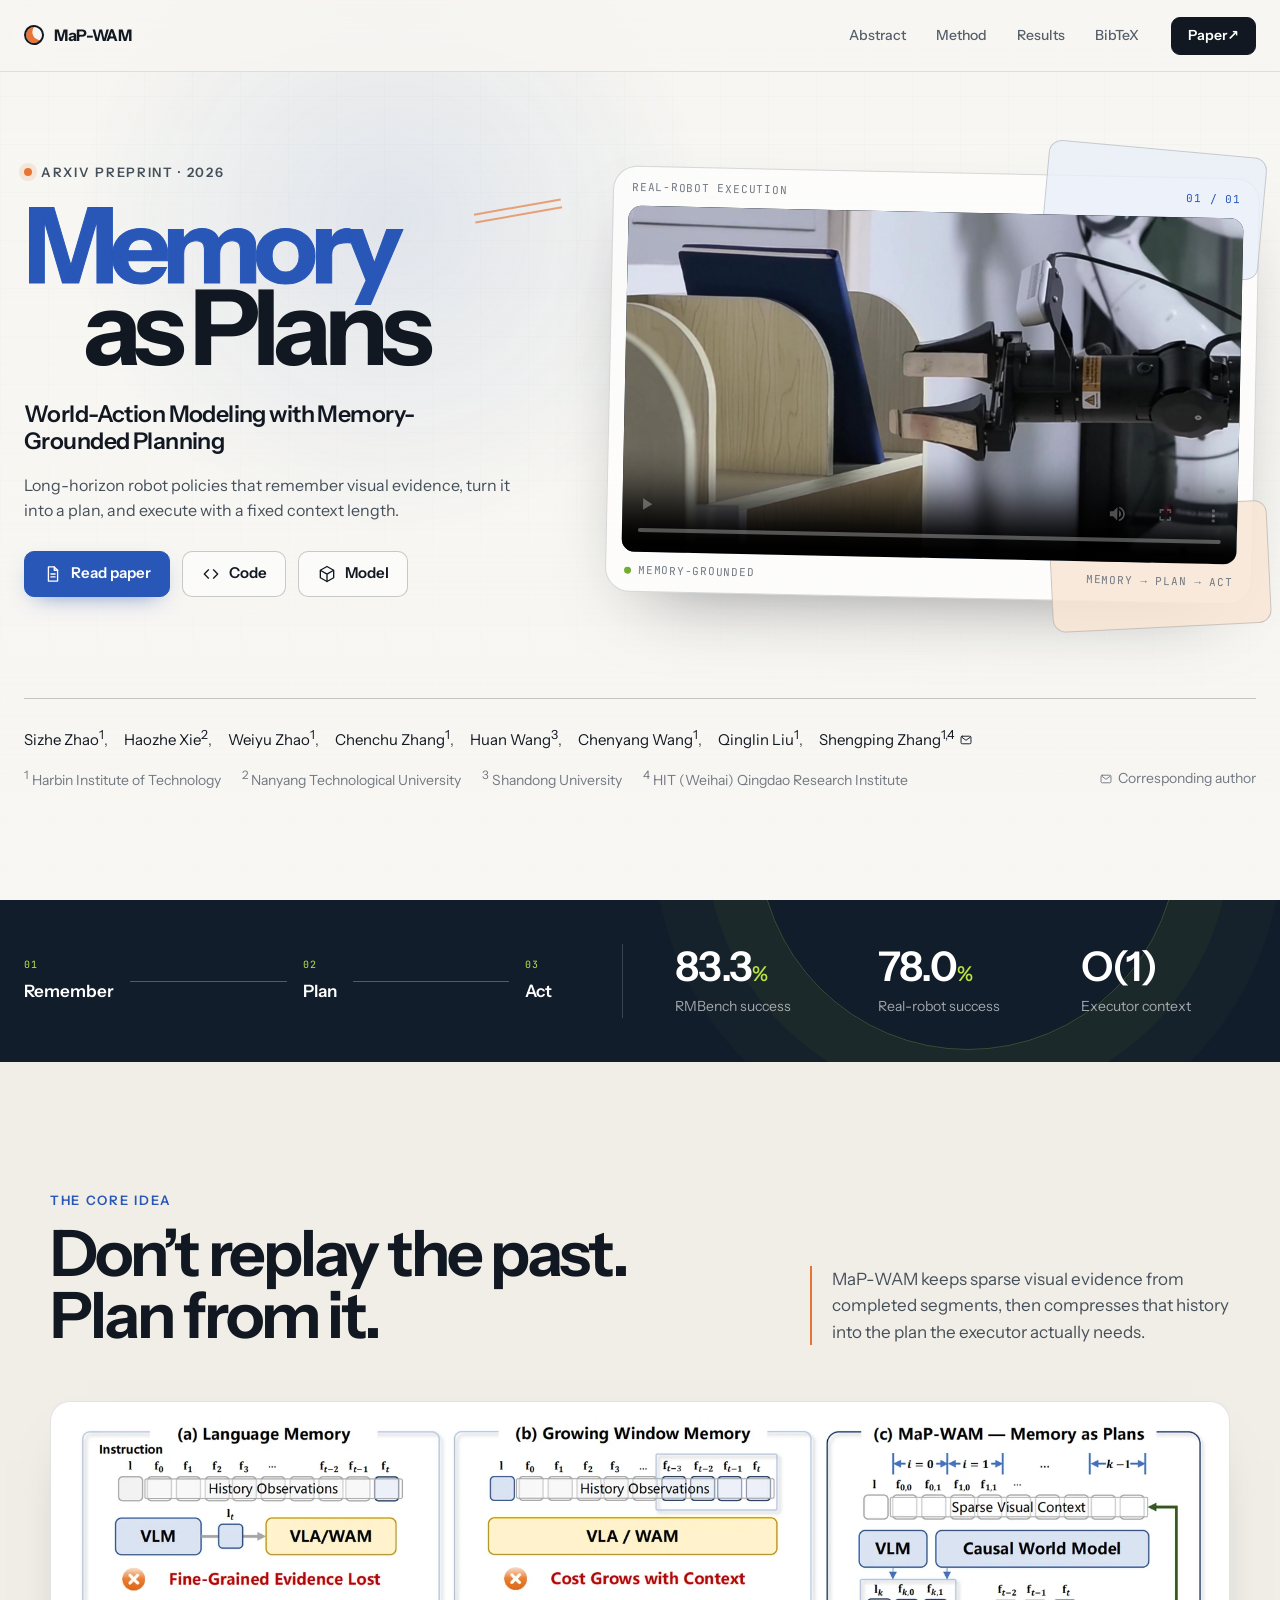
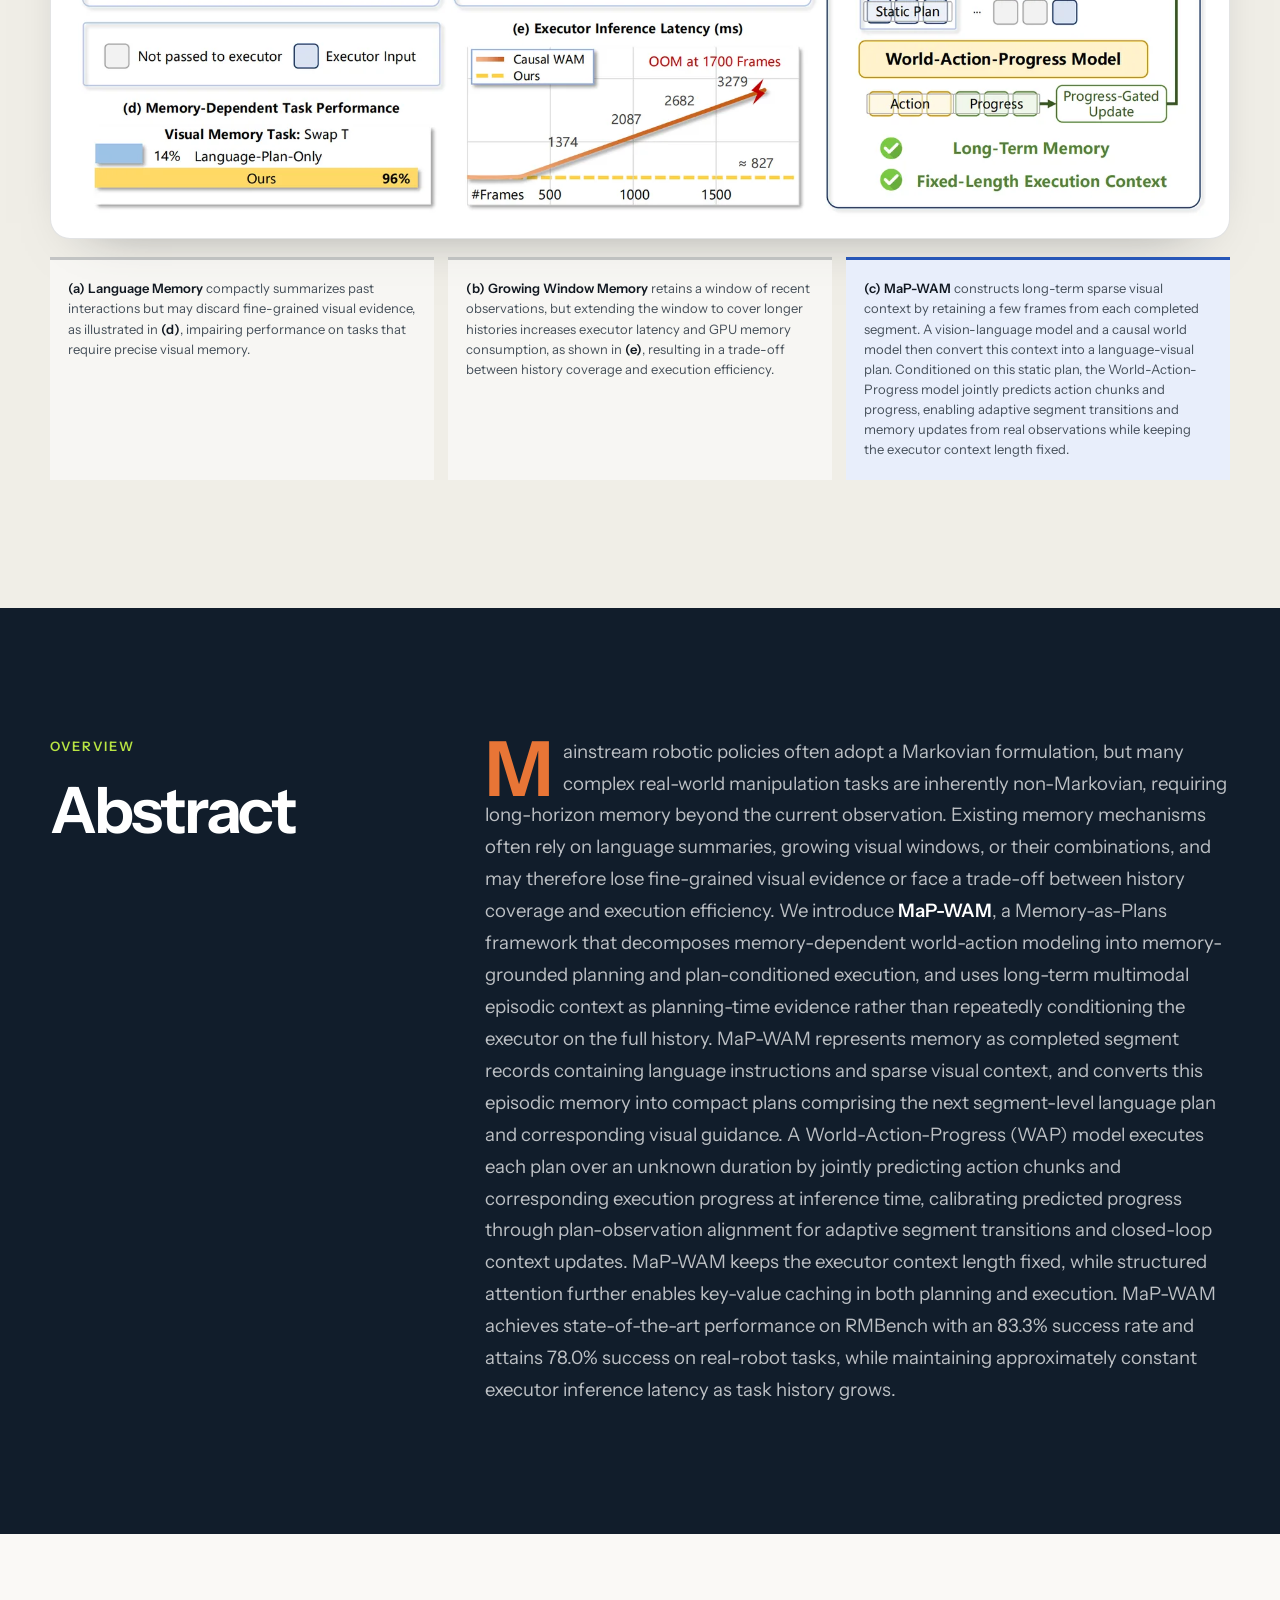
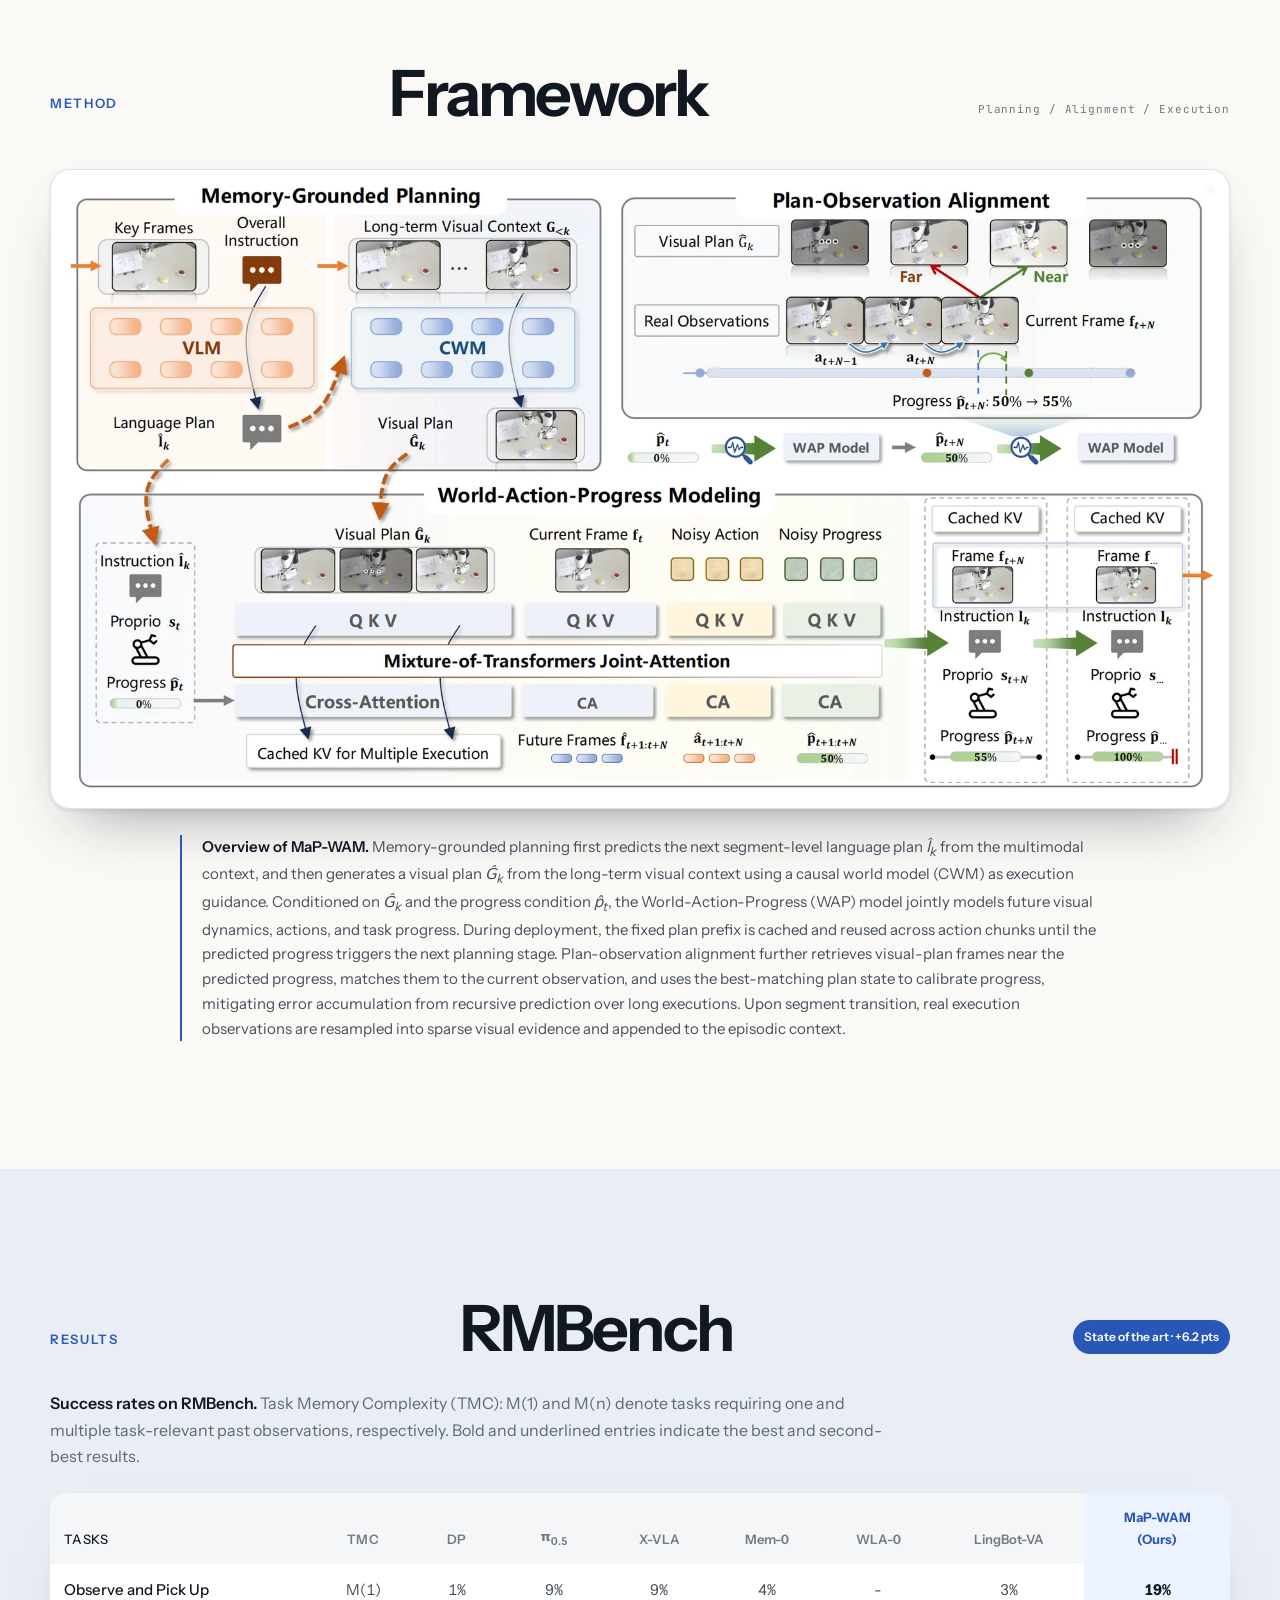
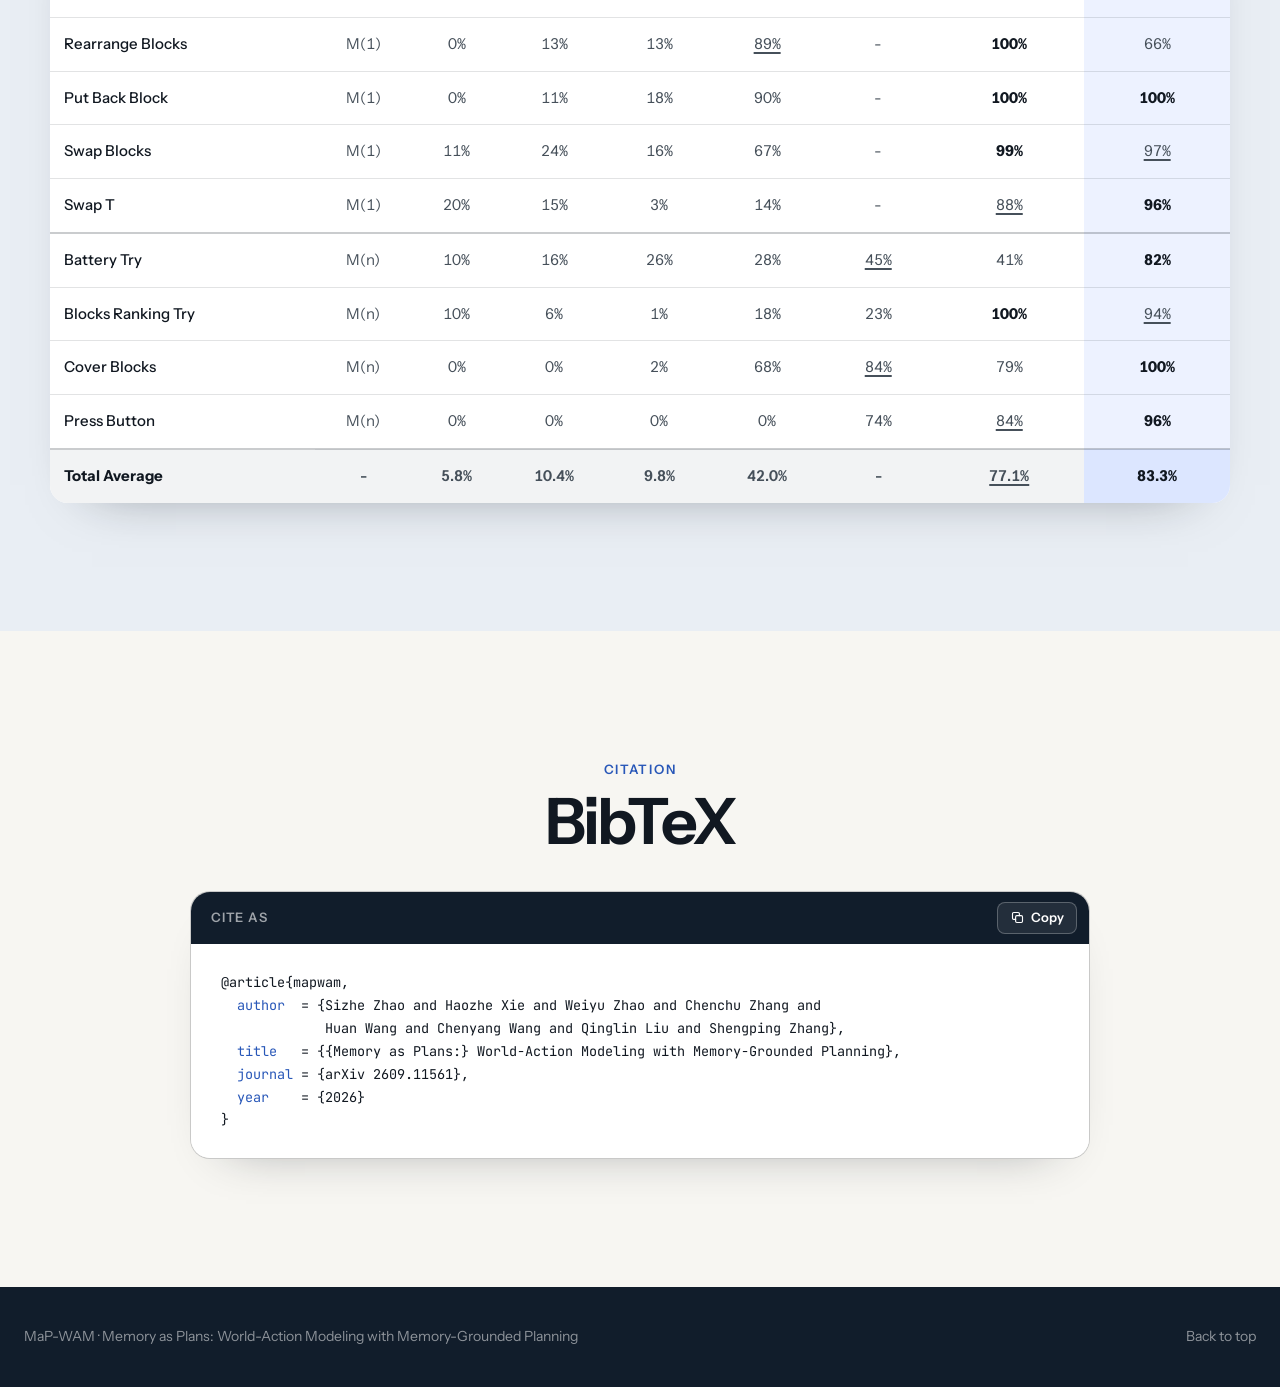
<file: projects/MaP-WAM/index.html>
<!DOCTYPE html>
<html lang="en">
<head>
  <meta charset="utf-8">
  <meta name="viewport" content="width=device-width, initial-scale=1">
  <title>MaP-WAM | Memory as Plans</title>
  <meta name="description" content="Memory as Plans: World-Action Modeling with Memory-Grounded Planning">
  <meta name="theme-color" content="#f4f1ea">
  <meta property="og:title" content="MaP-WAM | Memory as Plans">
  <meta property="og:description" content="Memory as Plans: World-Action Modeling with Memory-Grounded Planning">
  <meta property="og:type" content="website">
  <meta property="og:url" content="https://sizhezhao.github.io/project/MaP-WAM/">
  <meta property="og:image" content="https://sizhezhao.github.io/project/MaP-WAM/img/video-poster.jpg">
  <meta name="twitter:card" content="summary_large_image">
  <link rel="preload" href="../../assets/fonts/instrument-sans-latin.woff2" as="font" type="font/woff2" crossorigin>
  <link rel="preload" as="image" href="img/video-poster.jpg">
  <link rel="stylesheet" href="../../assets/css/site.css">
  <link rel="stylesheet" href="./style.css">
  <style>
    .results-table :is(th, td):nth-child(n + 2) { text-align: center; }
  </style>
  <script src="../../assets/js/site.js" defer></script>
</head>
<body>
  <a class="skip-link" href="#top">Skip to content</a>

  <header class="site-header">
    <div class="site-header-inner">
      <a class="site-brand" href="#top"><span class="brand-mark" aria-hidden="true"></span>MaP-WAM</a>
      <nav class="site-nav" aria-label="Primary">
        <a href="#abstract">Abstract</a>
        <a href="#framework">Method</a>
        <a href="#comparison">Results</a>
        <a href="#citation">BibTeX</a>
      </nav>
      <a class="site-cta" href="https://arxiv.org/abs/2609.11561">Paper <span aria-hidden="true">&#8599;</span></a>
    </div>
  </header>

  <main id="top">
    <section class="hero" aria-label="Paper">
      <div class="hero-ambient" aria-hidden="true"></div>
      <div class="hero-layout">
        <div class="hero-copy">
          <p class="eyebrow"><span class="status-dot" aria-hidden="true"></span>arXiv preprint &middot; 2026</p>
          <h1><span class="title-accent">Memory</span><span>as Plans</span></h1>
          <p class="hero-sub">World-Action Modeling with Memory-Grounded Planning</p>
          <p class="hero-intro">Long-horizon robot policies that remember visual evidence, turn it into a plan, and execute with a fixed context length.</p>

          <nav class="actions" aria-label="Project resources">
            <a class="btn btn-primary" href="https://arxiv.org/abs/2609.11561">
              <svg viewBox="0 0 24 24" aria-hidden="true"><path d="M6.5 3.5h7l4 4v13h-11z"></path><path d="M13.5 3.5v4h4"></path><path d="M9.5 12h5M9.5 15.5h5"></path></svg>
              <span>Read paper</span>
            </a>
            <a class="btn" href="https://github.com/aipixel/MaP-WAM">
              <svg viewBox="0 0 24 24" aria-hidden="true"><path d="m9 7-5 5 5 5M15 7l5 5-5 5"></path></svg>
              <span>Code</span>
            </a>
            <a class="btn" href="#top">
              <svg viewBox="0 0 24 24" aria-hidden="true"><path d="m12 3 8 4.5v9L12 21l-8-4.5v-9z"></path><path d="m4.5 7.8 7.5 4.3 7.5-4.3M12 12.1V21"></path></svg>
              <span>Model</span>
            </a>
          </nav>
        </div>

        <div class="hero-demo" aria-label="Project demo video">
          <div class="demo-topline">
            <span>Real-robot execution</span>
            <span class="demo-index">01 / 01</span>
          </div>
          <div class="media-frame">
            <video controls preload="metadata" playsinline poster="img/video-poster.jpg" width="1920" height="1080">
              <source src="./video/video.mp4" type="video/mp4">
              Your browser does not support HTML5 video.
            </video>
          </div>
          <div class="demo-footline">
            <span><i aria-hidden="true"></i> Memory-grounded</span>
            <span>Memory &rarr; Plan &rarr; Act</span>
          </div>
        </div>
      </div>

      <div class="hero-meta">
        <div class="authors" aria-label="Authors">
          <span><a href="#top">Sizhe Zhao<sup>1</sup></a>,</span>
          <span><a href="https://haozhexie.com/about/">Haozhe Xie<sup>2</sup></a>,</span>
          <span><a href="https://although-not-but.github.io/weiyu.github.io/">Weiyu Zhao<sup>1</sup></a>,</span>
          <span><a href="#top">Chenchu Zhang<sup>1</sup></a>,</span>
          <span><a href="#top">Huan Wang<sup>3</sup></a>,</span>
          <span><a href="https://wangchenyang.cn/">Chenyang Wang<sup>1</sup></a>,</span>
          <span><a href="#top">Qinglin Liu<sup>1</sup></a>,</span>
          <span><a href="https://homepage.hit.edu.cn/zhangshengping">Shengping Zhang<sup>1,4</sup><svg class="mail-mark" viewBox="0 0 24 24" aria-hidden="true"><rect x="3.5" y="5.5" width="17" height="13" rx="2"></rect><path d="m4.5 7 7.5 5.5L19.5 7"></path></svg></a></span>
        </div>

        <div class="affiliation-row">
          <p class="affiliations" aria-label="Affiliations">
            <span><sup>1</sup> Harbin Institute of Technology</span>
            <span><sup>2</sup> Nanyang Technological University</span>
            <span><sup>3</sup> Shandong University</span>
            <span><sup>4</sup> HIT (Weihai) Qingdao Research Institute</span>
          </p>
          <p class="corr-note">
            <svg class="mail-mark" viewBox="0 0 24 24" aria-hidden="true"><rect x="3.5" y="5.5" width="17" height="13" rx="2"></rect><path d="m4.5 7 7.5 5.5L19.5 7"></path></svg>
            <span>Corresponding author</span>
          </p>
        </div>
      </div>
    </section>

    <section class="signal-strip" aria-label="Key contributions">
      <div class="signal-inner">
        <div class="idea-flow" aria-label="Memory to action pipeline">
          <span><b>01</b> Remember</span><i aria-hidden="true"></i>
          <span><b>02</b> Plan</span><i aria-hidden="true"></i>
          <span><b>03</b> Act</span>
        </div>
        <dl class="stats">
          <div class="stat">
            <dt>83.3<small>%</small></dt>
            <dd>RMBench success</dd>
          </div>
          <div class="stat">
            <dt>78.0<small>%</small></dt>
            <dd>Real-robot success</dd>
          </div>
          <div class="stat">
            <dt>O(1)</dt>
            <dd>Executor context</dd>
          </div>
        </dl>
      </div>
    </section>

    <section class="section concept-section defer" aria-labelledby="concept-title">
      <div class="wrap wrap-media">
        <div class="section-head section-head-wide" data-reveal>
          <div>
            <p class="eyebrow">The core idea</p>
            <h2 id="concept-title">Don&rsquo;t replay the past.<br>Plan from it.</h2>
          </div>
          <p>MaP-WAM keeps sparse visual evidence from completed segments, then compresses that history into the plan the executor actually needs.</p>
        </div>
        <figure class="figure" data-reveal>
          <picture>
            <source srcset="img/teaser.webp" type="image/webp">
            <img src="img/teaser.png" width="2210" height="775" alt="Comparison of memory mechanisms and the MaP-WAM framework" loading="lazy" decoding="async">
          </picture>
          <figcaption class="caption-grid">
            <p><strong>(a) Language Memory</strong> compactly summarizes past interactions but may discard fine-grained visual evidence, as illustrated in <strong>(d)</strong>, impairing performance on tasks that require precise visual memory.</p>
            <p><strong>(b) Growing Window Memory</strong> retains a window of recent observations, but extending the window to cover longer histories increases executor latency and GPU memory consumption, as shown in <strong>(e)</strong>, resulting in a trade-off between history coverage and execution efficiency.</p>
            <p><strong>(c) MaP-WAM</strong> constructs long-term sparse visual context by retaining a few frames from each completed segment. A vision-language model and a causal world model then convert this context into a language-visual plan. Conditioned on this static plan, the World-Action-Progress model jointly predicts action chunks and progress, enabling adaptive segment transitions and memory updates from real observations while keeping the executor context length fixed.</p>
          </figcaption>
        </figure>
      </div>
    </section>

    <section class="section defer" id="abstract" aria-labelledby="abstract-title">
      <div class="wrap">
        <div class="prose" data-reveal>
          <p class="eyebrow">Overview</p>
          <h2 id="abstract-title">Abstract</h2>
          <p class="lede">
            Mainstream robotic policies often adopt a Markovian formulation, but many complex real-world manipulation tasks are inherently non-Markovian, requiring long-horizon memory beyond the current observation. Existing memory mechanisms often rely on language summaries, growing visual windows, or their combinations, and may therefore lose fine-grained visual evidence or face a trade-off between history coverage and execution efficiency. We introduce <strong>MaP-WAM</strong>, a Memory-as-Plans framework that decomposes memory-dependent world-action modeling into memory-grounded planning and plan-conditioned execution, and uses long-term multimodal episodic context as planning-time evidence rather than repeatedly conditioning the executor on the full history. MaP-WAM represents memory as completed segment records containing language instructions and sparse visual context, and converts this episodic memory into compact plans comprising the next segment-level language plan and corresponding visual guidance. A World-Action-Progress (WAP) model executes each plan over an unknown duration by jointly predicting action chunks and corresponding execution progress at inference time, calibrating predicted progress through plan-observation alignment for adaptive segment transitions and closed-loop context updates. MaP-WAM keeps the executor context length fixed, while structured attention further enables key-value caching in both planning and execution. MaP-WAM achieves state-of-the-art performance on RMBench with an 83.3% success rate and attains 78.0% success on real-robot tasks, while maintaining approximately constant executor inference latency as task history grows.
          </p>
        </div>
      </div>
    </section>

    <section class="section defer" id="framework" aria-labelledby="framework-title">
      <div class="wrap wrap-media">
        <div class="section-head" data-reveal>
          <p class="eyebrow">Method</p>
          <h2 id="framework-title">Framework</h2>
        </div>
        <figure class="figure" data-reveal>
          <picture>
            <source srcset="img/framework.webp" type="image/webp">
            <img src="img/framework.png" width="2195" height="1165" alt="Overview of the MaP-WAM framework" loading="lazy" decoding="async">
          </picture>
          <figcaption>
            <strong>Overview of MaP-WAM.</strong> Memory-grounded planning first predicts the next segment-level language plan <var>l&#770;<sub>k</sub></var> from the multimodal context, and then generates a visual plan <var>G&#770;<sub>k</sub></var> from the long-term visual context using a causal world model (CWM) as execution guidance. Conditioned on <var>G&#770;<sub>k</sub></var> and the progress condition <var>p&#770;<sub>t</sub></var>, the World-Action-Progress (WAP) model jointly models future visual dynamics, actions, and task progress. During deployment, the fixed plan prefix is cached and reused across action chunks until the predicted progress triggers the next planning stage. Plan-observation alignment further retrieves visual-plan frames near the predicted progress, matches them to the current observation, and uses the best-matching plan state to calibrate progress, mitigating error accumulation from recursive prediction over long executions. Upon segment transition, real execution observations are resampled into sparse visual evidence and appended to the episodic context.
          </figcaption>
        </figure>
      </div>
    </section>

    <section class="section defer" id="comparison" aria-labelledby="comparison-title">
      <div class="wrap wrap-media">
        <div class="section-head" data-reveal>
          <p class="eyebrow">Results</p>
          <h2 id="comparison-title">RMBench</h2>
        </div>
        <p class="table-intro" data-reveal>
          <strong>Success rates on RMBench.</strong> Task Memory Complexity (TMC): M(1) and M(n) denote tasks requiring one and multiple task-relevant past observations, respectively. Bold and underlined entries indicate the best and second-best results.
        </p>
        <div class="table-scroll" data-reveal>
          <table class="results-table">
            <caption class="sr-only">Success rates on RMBench for each task and method. Bold entries are best, underlined entries are second-best.</caption>
            <thead>
              <tr>
                <th scope="col">Tasks</th>
                <th scope="col">TMC</th>
                <th scope="col">DP</th>
                <th scope="col">&pi;<sub>0.5</sub></th>
                <th scope="col">X-VLA</th>
                <th scope="col">Mem-0</th>
                <th scope="col">WLA-0</th>
                <th scope="col">LingBot-VA</th>
                <th scope="col" class="ours">MaP-WAM<br>(Ours)</th>
              </tr>
            </thead>
            <tbody>
              <tr>
                <td>Observe and Pick Up</td>
                <td>M(1)</td>
                <td>1%</td>
                <td>9%</td>
                <td>9%</td>
                <td>4%</td>
                <td>-</td>
                <td>3%</td>
                <td class="ours best-cell"><strong>19%</strong></td>
              </tr>
              <tr>
                <td>Rearrange Blocks</td>
                <td>M(1)</td>
                <td>0%</td>
                <td>13%</td>
                <td>13%</td>
                <td class="second-cell"><span class="second-score">89%</span></td>
                <td>-</td>
                <td class="best-cell"><strong>100%</strong></td>
                <td class="ours">66%</td>
              </tr>
              <tr>
                <td>Put Back Block</td>
                <td>M(1)</td>
                <td>0%</td>
                <td>11%</td>
                <td>18%</td>
                <td>90%</td>
                <td>-</td>
                <td class="best-cell"><strong>100%</strong></td>
                <td class="ours best-cell"><strong>100%</strong></td>
              </tr>
              <tr>
                <td>Swap Blocks</td>
                <td>M(1)</td>
                <td>11%</td>
                <td>24%</td>
                <td>16%</td>
                <td>67%</td>
                <td>-</td>
                <td class="best-cell"><strong>99%</strong></td>
                <td class="ours second-cell"><span class="second-score">97%</span></td>
              </tr>
              <tr>
                <td>Swap T</td>
                <td>M(1)</td>
                <td>20%</td>
                <td>15%</td>
                <td>3%</td>
                <td>14%</td>
                <td>-</td>
                <td class="second-cell"><span class="second-score">88%</span></td>
                <td class="ours best-cell"><strong>96%</strong></td>
              </tr>
              <tr class="section-start">
                <td>Battery Try</td>
                <td>M(n)</td>
                <td>10%</td>
                <td>16%</td>
                <td>26%</td>
                <td>28%</td>
                <td class="second-cell"><span class="second-score">45%</span></td>
                <td>41%</td>
                <td class="ours best-cell"><strong>82%</strong></td>
              </tr>
              <tr>
                <td>Blocks Ranking Try</td>
                <td>M(n)</td>
                <td>10%</td>
                <td>6%</td>
                <td>1%</td>
                <td>18%</td>
                <td>23%</td>
                <td class="best-cell"><strong>100%</strong></td>
                <td class="ours second-cell"><span class="second-score">94%</span></td>
              </tr>
              <tr>
                <td>Cover Blocks</td>
                <td>M(n)</td>
                <td>0%</td>
                <td>0%</td>
                <td>2%</td>
                <td>68%</td>
                <td class="second-cell"><span class="second-score">84%</span></td>
                <td>79%</td>
                <td class="ours best-cell"><strong>100%</strong></td>
              </tr>
              <tr>
                <td>Press Button</td>
                <td>M(n)</td>
                <td>0%</td>
                <td>0%</td>
                <td>0%</td>
                <td>0%</td>
                <td>74%</td>
                <td class="second-cell"><span class="second-score">84%</span></td>
                <td class="ours best-cell"><strong>96%</strong></td>
              </tr>
              <tr class="section-start total-row">
                <td><strong>Total Average</strong></td>
                <td>-</td>
                <td>5.8%</td>
                <td>10.4%</td>
                <td>9.8%</td>
                <td>42.0%</td>
                <td>-</td>
                <td class="second-cell"><span class="second-score">77.1%</span></td>
                <td class="ours best-cell"><strong>83.3%</strong></td>
              </tr>
            </tbody>
          </table>
        </div>
      </div>
    </section>

    <section class="section defer" id="citation" aria-labelledby="citation-title">
      <div class="wrap">
        <div class="section-head" data-reveal>
          <p class="eyebrow">Citation</p>
          <h2 id="citation-title">BibTeX</h2>
        </div>
        <div class="bib" data-reveal>
          <div class="bib-bar">
            <span class="bib-label">Cite as</span>
            <button class="copy-btn" type="button" data-copy hidden>
              <svg viewBox="0 0 24 24" aria-hidden="true"><rect x="9" y="9" width="11" height="11" rx="2"></rect><path d="M15 9V6a2 2 0 0 0-2-2H6a2 2 0 0 0-2 2v7a2 2 0 0 0 2 2h3"></path></svg>
              <span>Copy</span>
            </button>
          </div>
          <pre class="bib-code"><code>@article{mapwam,
  <span class="k">author</span>  = {Sizhe Zhao and Haozhe Xie and Weiyu Zhao and Chenchu Zhang and
             Huan Wang and Chenyang Wang and Qinglin Liu and Shengping Zhang},
  <span class="k">title</span>   = {{Memory as Plans:} World-Action Modeling with Memory-Grounded Planning},
  <span class="k">journal</span> = {arXiv 2609.11561},
  <span class="k">year</span>    = {2026}
}</code></pre>
        </div>
      </div>
    </section>
  </main>

  <footer class="site-footer">
    <div class="site-footer-inner">
      <span>MaP-WAM &middot; Memory as Plans: World-Action Modeling with Memory-Grounded Planning</span>
      <a href="#top">Back to top</a>
    </div>
  </footer>
</body>
</html>
</file>
<file: assets/css/site.css>
/* ---------- fonts (self-hosted, SIL Open Font License) ---------- */

@font-face {
  font-family: "Instrument Sans";
  font-style: normal;
  font-weight: 400 700;
  font-display: swap;
  src: url("../fonts/instrument-sans-latin.woff2") format("woff2");
  unicode-range: U+0000-00FF, U+0131, U+0152-0153, U+02BB-02BC, U+02C6, U+02DA, U+02DC, U+0304, U+0308, U+0329, U+2000-206F, U+20AC, U+2122, U+2191, U+2193, U+2212, U+2215, U+FEFF, U+FFFD;
}

@font-face {
  font-family: "Instrument Sans";
  font-style: normal;
  font-weight: 400 700;
  font-display: swap;
  src: url("../fonts/instrument-sans-latin-ext.woff2") format("woff2");
  unicode-range: U+0100-02BA, U+02BD-02C5, U+02C7-02CC, U+02CE-02D7, U+02DD-02FF, U+0304, U+0308, U+0329, U+1D00-1DBF, U+1E00-1E9F, U+1EF2-1EFF, U+2020, U+20A0-20AB, U+20AD-20C0, U+2113, U+2C60-2C7F, U+A720-A7FF;
}

@font-face {
  font-family: "Instrument Sans";
  font-style: italic;
  font-weight: 400;
  font-display: swap;
  src: url("../fonts/instrument-sans-italic-latin.woff2") format("woff2");
  unicode-range: U+0000-00FF, U+0131, U+0152-0153, U+02BB-02BC, U+02C6, U+02DA, U+02DC, U+0304, U+0308, U+0329, U+2000-206F, U+20AC, U+2122, U+2191, U+2193, U+2212, U+2215, U+FEFF, U+FFFD;
}

@font-face {
  font-family: "Instrument Sans";
  font-style: italic;
  font-weight: 400;
  font-display: swap;
  src: url("../fonts/instrument-sans-italic-latin-ext.woff2") format("woff2");
  unicode-range: U+0100-02BA, U+02BD-02C5, U+02C7-02CC, U+02CE-02D7, U+02DD-02FF, U+0304, U+0308, U+0329, U+1D00-1DBF, U+1E00-1E9F, U+1EF2-1EFF, U+2020, U+20A0-20AB, U+20AD-20C0, U+2113, U+2C60-2C7F, U+A720-A7FF;
}

@font-face {
  font-family: "JetBrains Mono";
  font-style: normal;
  font-weight: 400;
  font-display: swap;
  src: url("../fonts/jetbrains-mono-latin.woff2") format("woff2");
  unicode-range: U+0000-00FF, U+0131, U+0152-0153, U+02BB-02BC, U+02C6, U+02DA, U+02DC, U+0304, U+0308, U+0329, U+2000-206F, U+20AC, U+2122, U+2191, U+2193, U+2212, U+2215, U+FEFF, U+FFFD;
}

@font-face {
  font-family: "JetBrains Mono";
  font-style: normal;
  font-weight: 400;
  font-display: swap;
  src: url("../fonts/jetbrains-mono-latin-ext.woff2") format("woff2");
  unicode-range: U+0100-02BA, U+02BD-02C5, U+02C7-02CC, U+02CE-02D7, U+02DD-02FF, U+0304, U+0308, U+0329, U+1D00-1DBF, U+1E00-1E9F, U+1EF2-1EFF, U+2020, U+20A0-20AB, U+20AD-20C0, U+2113, U+2C60-2C7F, U+A720-A7FF;
}

:root {
  --bg: #fbfbfa;
  --bg-soft: #f3f3f0;
  --fg: #16181d;
  --fg-2: #4b4f58;
  --fg-3: #7a7f8a;
  --line: #e6e6e2;
  --line-strong: #d3d3ce;
  --accent: #2f5fa8;
  --accent-hover: #244d8a;
  --accent-soft: #e9eff9;
  --radius: 10px;
  --radius-lg: 16px;
  --shadow-media: 0 1px 2px rgba(22, 24, 29, .06), 0 12px 32px -12px rgba(22, 24, 29, .18);
  --w-prose: 760px;
  --w-media: 1040px;
  --w-site: 1200px;
  --pad: 24px;
  --font: "Instrument Sans", "Segoe UI", system-ui, -apple-system, sans-serif;
  --mono: "JetBrains Mono", ui-monospace, "SF Mono", Menlo, Consolas, monospace;
}

*, *::before, *::after { box-sizing: border-box; }

html {
  scroll-behavior: smooth;
  -webkit-text-size-adjust: 100%;
}

body {
  margin: 0;
  background: var(--bg);
  color: var(--fg-2);
  font-family: var(--font);
  font-size: 17px;
  line-height: 1.65;
  overflow-x: hidden;
  -webkit-font-smoothing: antialiased;
}

img, video { display: block; max-width: 100%; height: auto; }
p { margin: 0 0 1em; text-wrap: pretty; }
p:last-child { margin-bottom: 0; }
a { color: inherit; }

:focus-visible {
  outline: 2px solid var(--accent);
  outline-offset: 2px;
  border-radius: 3px;
}

h1, h2 {
  color: var(--fg);
  margin: 0;
  text-wrap: balance;
}

h1 {
  font-size: clamp(2.5rem, 5.2vw, 4rem);
  font-weight: 700;
  line-height: 1.05;
  letter-spacing: -.02em;
}

h2 {
  font-size: clamp(1.6rem, 2.4vw, 2rem);
  font-weight: 600;
  letter-spacing: -.01em;
  line-height: 1.2;
}

.sr-only {
  position: absolute;
  width: 1px; height: 1px;
  margin: -1px; padding: 0;
  overflow: hidden;
  clip: rect(0 0 0 0);
  clip-path: inset(50%);
  white-space: nowrap;
}

.skip-link {
  position: absolute;
  left: 16px; top: -60px;
  z-index: 20;
  background: var(--accent);
  color: #fff;
  padding: 10px 16px;
  border-radius: var(--radius);
  font-size: 15px;
  font-weight: 600;
  text-decoration: none;
  transition: top .15s ease;
}
.skip-link:focus { top: 12px; }

/* ---------- layout ---------- */

.wrap {
  width: 100%;
  max-width: calc(var(--w-prose) + var(--pad) * 2);
  margin-inline: auto;
  padding-inline: var(--pad);
}
.wrap-media { max-width: calc(var(--w-media) + var(--pad) * 2); }

.section { padding: 96px 0; }
.defer { content-visibility: auto; contain-intrinsic-size: auto 600px; }

#abstract, #framework, #comparison, #citation { scroll-margin-top: 72px; }

.eyebrow {
  margin: 0 0 10px;
  font-size: 13px;
  font-weight: 600;
  text-transform: uppercase;
  letter-spacing: .08em;
  color: var(--fg-3);
}

.section-head { margin-bottom: 32px; }

/* ---------- header ---------- */

.site-header {
  position: sticky;
  top: 0;
  z-index: 10;
  height: 60px;
  background: rgba(251, 251, 250, .85);
  backdrop-filter: blur(12px);
  -webkit-backdrop-filter: blur(12px);
  border-bottom: 1px solid var(--line);
}

.site-header-inner {
  height: 100%;
  max-width: calc(var(--w-site) + var(--pad) * 2);
  margin-inline: auto;
  padding-inline: var(--pad);
  display: flex;
  align-items: center;
  gap: 24px;
}

.site-brand {
  font-weight: 700;
  font-size: 17px;
  color: var(--fg);
  text-decoration: none;
  letter-spacing: -.01em;
  flex: none;
}

.site-nav {
  display: flex;
  gap: 24px;
  margin-left: auto;
  white-space: nowrap;
}

.site-nav a {
  font-size: 15px;
  font-weight: 500;
  color: var(--fg-2);
  text-decoration: none;
}
.site-nav a:hover { color: var(--fg); }

.site-cta {
  flex: none;
  display: inline-flex;
  align-items: center;
  height: 34px;
  padding: 0 14px;
  border: 1px solid var(--line-strong);
  border-radius: 999px;
  font-size: 14px;
  font-weight: 600;
  color: var(--fg);
  text-decoration: none;
}
.site-cta:hover { border-color: var(--accent); color: var(--accent); }

/* ---------- hero ---------- */

.hero {
  max-width: calc(860px + var(--pad) * 2);
  margin-inline: auto;
  padding: 88px var(--pad) 56px;
  text-align: center;
}

.hero-sub {
  display: block;
  margin-top: .35em;
  font-size: .5em;
  font-weight: 500;
  line-height: 1.25;
  letter-spacing: -.01em;
  color: var(--fg-2);
}

.authors {
  display: flex;
  flex-wrap: wrap;
  justify-content: center;
  gap: 6px 18px;
  margin-top: 32px;
  font-size: 16px;
}

.authors a {
  color: var(--fg);
  text-decoration: none;
  border-bottom: 1px solid var(--line-strong);
}
.authors a:hover { border-bottom-color: var(--accent); color: var(--accent); }

.mail-mark {
  width: 14px; height: 14px;
  display: inline-block;
  vertical-align: -2px;
  margin-left: 4px;
  fill: none;
  stroke: currentColor;
  stroke-width: 1.6;
  stroke-linecap: round;
  stroke-linejoin: round;
}

.affiliations {
  margin: 18px 0 0;
  font-size: 14px;
  color: var(--fg-3);
}
.affiliations span { margin: 0 10px; display: inline-block; }

.corr-note {
  margin: 10px 0 0;
  font-size: 14px;
  color: var(--fg-3);
}

.actions {
  display: flex;
  flex-wrap: wrap;
  justify-content: center;
  gap: 12px;
  margin-top: 32px;
}

.btn {
  display: inline-flex;
  align-items: center;
  gap: 8px;
  height: 44px;
  padding: 0 18px;
  border: 1px solid var(--line-strong);
  border-radius: 999px;
  font-size: 15px;
  font-weight: 600;
  color: var(--fg);
  text-decoration: none;
  background: transparent;
}
.btn:hover { border-color: var(--accent); color: var(--accent); }

.btn-primary {
  background: var(--accent);
  border-color: var(--accent);
  color: #fff;
}
.btn-primary:hover { background: var(--accent-hover); border-color: var(--accent-hover); color: #fff; }

.btn svg {
  width: 20px; height: 20px;
  flex: none;
  fill: none;
  stroke: currentColor;
  stroke-width: 1.6;
  stroke-linecap: round;
  stroke-linejoin: round;
}

/* ---------- video + stats ---------- */

.video-section { padding-bottom: 8px; }

.media-frame {
  aspect-ratio: 16 / 9;
  border-radius: var(--radius-lg);
  overflow: hidden;
  background: #0f1114;
  box-shadow: var(--shadow-media);
}
.media-frame video { width: 100%; height: 100%; object-fit: contain; }

.stats {
  display: grid;
  grid-template-columns: repeat(3, minmax(0, 1fr));
  gap: 24px;
  margin: 56px 0 0;
  padding-top: 28px;
  border-top: 1px solid var(--line);
}
.stat { margin: 0; }
.stats dt {
  font-size: 36px;
  font-weight: 600;
  letter-spacing: -.02em;
  line-height: 1.1;
  color: var(--fg);
}
.stats dd {
  margin: 6px 0 0;
  font-size: 14px;
  color: var(--fg-3);
}

/* ---------- figures ---------- */

.figure { margin: 0; }
.figure img { width: 100%; }

.figure figcaption {
  margin-top: 20px;
  font-size: 15px;
  line-height: 1.65;
  color: var(--fg-2);
}
.figure figcaption strong { color: var(--fg); font-weight: 600; }

.caption-grid {
  display: grid;
  grid-template-columns: repeat(3, minmax(0, 1fr));
  gap: 24px;
  line-height: 1.6;
}
.caption-grid p { margin: 0; }

var { font-style: italic; font-family: inherit; }

/* ---------- prose ---------- */

.prose .lede {
  font-size: 18px;
  line-height: 1.7;
  margin: 20px 0 0;
}
.prose .lede strong { color: var(--fg); font-weight: 600; }

/* ---------- table ---------- */

.table-intro {
  font-size: 16px;
  margin-bottom: 24px;
}
.table-intro strong { color: var(--fg); font-weight: 600; }

.table-scroll {
  overflow-x: auto;
  border: 1px solid var(--line);
  border-radius: var(--radius-lg);
}

.results-table {
  border-collapse: collapse;
  min-width: 880px;
  width: 100%;
  font-size: 15px;
  color: var(--fg-2);
}

.results-table th,
.results-table td {
  padding: 12px 14px;
  text-align: right;
  font-variant-numeric: tabular-nums;
  white-space: nowrap;
}

.results-table thead th {
  background: var(--bg-soft);
  font-size: 13px;
  font-weight: 600;
  color: var(--fg-3);
  vertical-align: bottom;
}
.results-table thead th:nth-child(-n+2) { text-transform: uppercase; letter-spacing: .06em; }

.results-table th:first-child,
.results-table td:first-child {
  position: sticky;
  left: 0;
  text-align: left;
  font-weight: 500;
  color: var(--fg);
  background: var(--bg);
}
.results-table thead th:first-child { background: var(--bg-soft); }

.results-table tbody tr + tr td { border-top: 1px solid var(--line); }
.results-table tr.section-start td { border-top: 2px solid var(--line-strong); }

.results-table .ours { background: var(--accent-soft); }
.results-table thead th.ours { font-weight: 700; color: var(--accent); }

.results-table .best-cell strong { font-weight: 700; color: var(--fg); }
.results-table .second-score {
  text-decoration: underline;
  text-decoration-thickness: 1.5px;
  text-underline-offset: .18em;
}

.results-table .total-row td { font-weight: 600; background: var(--bg-soft); }
.results-table .total-row td:first-child { background: var(--bg-soft); }
.results-table .total-row td.ours { background: var(--accent-soft); }

/* ---------- bibtex ---------- */

.bib {
  border: 1px solid var(--line);
  border-radius: var(--radius-lg);
  background: var(--bg);
  box-shadow: 0 1px 2px rgba(22, 24, 29, .04);
  overflow: hidden;
}

.bib-bar {
  display: flex;
  align-items: center;
  justify-content: space-between;
  gap: 12px;
  padding: 10px 12px 10px 20px;
  background: var(--bg-soft);
  border-bottom: 1px solid var(--line);
}

.bib-label {
  font-size: 13px;
  font-weight: 600;
  letter-spacing: .06em;
  text-transform: uppercase;
  color: var(--fg-3);
}

.bib-code {
  margin: 0;
  padding: 20px 24px;
  overflow-x: auto;
  font-family: var(--mono);
  font-size: 13.5px;
  line-height: 1.7;
  color: var(--fg);
}

.bib-code code { font-family: inherit; white-space: pre; }
.bib-code .k { color: var(--accent); }

.copy-btn {
  display: inline-flex;
  align-items: center;
  gap: 6px;
  height: 32px;
  padding: 0 12px;
  background: var(--bg);
  border: 1px solid var(--line-strong);
  border-radius: 8px;
  font: 600 13px/1 var(--font);
  color: var(--fg);
  cursor: pointer;
  transition: color .15s, border-color .15s;
}

.copy-btn svg {
  width: 15px;
  height: 15px;
  fill: none;
  stroke: currentColor;
  stroke-width: 1.8;
  stroke-linecap: round;
  stroke-linejoin: round;
}

.copy-btn:hover, .copy-btn.is-done { border-color: var(--accent); color: var(--accent); }

/* ---------- footer ---------- */

.site-footer {
  border-top: 1px solid var(--line);
  padding: 48px 0;
}

.site-footer-inner {
  max-width: calc(var(--w-site) + var(--pad) * 2);
  margin-inline: auto;
  padding-inline: var(--pad);
  display: flex;
  flex-wrap: wrap;
  gap: 12px 24px;
  justify-content: space-between;
  font-size: 14px;
  color: var(--fg-3);
}
.site-footer-inner a { color: var(--fg-3); text-decoration: none; }
.site-footer-inner a:hover { color: var(--fg); }

/* ---------- reveal ---------- */

html.js [data-reveal] {
  opacity: 0;
  transform: translateY(16px);
  transition: opacity .5s ease, transform .5s ease;
}
html.js [data-reveal].is-in { opacity: 1; transform: none; }

/* ---------- responsive ---------- */

@media (max-width: 820px) {
  .site-cta { display: none; }
  .site-nav { overflow-x: auto; }
  .caption-grid { grid-template-columns: 1fr; gap: 16px; }
}

@media (max-width: 640px) {
  :root { --pad: 18px; }
  .section { padding: 64px 0; }
  .hero { padding: 56px var(--pad) 40px; }
  .stats { grid-template-columns: 1fr; gap: 20px; margin-top: 40px; }
  .affiliations span { margin: 0 6px; }
  .bib-code { padding: 16px; }
  .bib-bar { padding-left: 16px; }
}

@media (prefers-reduced-motion: reduce) {
  html { scroll-behavior: auto; }
  html.js [data-reveal] { opacity: 1; transform: none; transition: none; }
  * { animation-duration: .01ms !important; transition-duration: .01ms !important; }
}
</file>
<file: projects/MaP-WAM/style.css>
/* MaP-WAM project page — local art direction layered over the shared site CSS. */

:root {
  --bg: #f7f6f2;
  --bg-soft: #eeece5;
  --fg: #111821;
  --fg-2: #46505a;
  --fg-3: #717982;
  --line: rgba(17, 24, 33, .12);
  --line-strong: rgba(17, 24, 33, .22);
  --accent: #2857b8;
  --accent-hover: #1d469a;
  --accent-soft: #e8eefb;
  --signal: #111d2b;
  --warm: #e87536;
  --lime: #b8e443;
  --radius: 12px;
  --radius-lg: 20px;
  --w-media: 1180px;
  --w-site: 1280px;
  --shadow-media: 0 2px 4px rgba(17, 24, 33, .08), 0 28px 60px -30px rgba(17, 24, 33, .48);
}

body {
  background:
    linear-gradient(rgba(17, 24, 33, .025) 1px, transparent 1px),
    linear-gradient(90deg, rgba(17, 24, 33, .025) 1px, transparent 1px),
    var(--bg);
  background-size: 48px 48px;
  color: var(--fg-2);
}

body::before {
  content: "";
  position: fixed;
  inset: 0;
  z-index: -1;
  pointer-events: none;
  background: linear-gradient(180deg, rgba(247, 246, 242, .42), rgba(247, 246, 242, .92) 820px);
}

h1, h2 { letter-spacing: -.045em; }

h2 {
  font-size: clamp(2.4rem, 5vw, 4.8rem);
  font-weight: 650;
  line-height: .98;
}

.wrap-media { max-width: calc(var(--w-media) + var(--pad) * 2); }
.section { padding: clamp(84px, 10vw, 148px) 0; }
.defer { content-visibility: visible; contain-intrinsic-size: none; }
.eyebrow { color: var(--accent); letter-spacing: .13em; }

/* Header */

.site-header {
  height: 72px;
  background: rgba(247, 246, 242, .82);
  border-bottom-color: rgba(17, 24, 33, .1);
  backdrop-filter: blur(18px) saturate(1.3);
  -webkit-backdrop-filter: blur(18px) saturate(1.3);
}

.site-header-inner { gap: 32px; }

.site-brand {
  display: inline-flex;
  align-items: center;
  gap: 10px;
  font-size: 16px;
  letter-spacing: -.02em;
}

.brand-mark {
  width: 20px;
  height: 20px;
  border: 2px solid var(--fg);
  border-radius: 50%;
  box-shadow: inset 7px 0 0 var(--warm);
  transform: rotate(-24deg);
}

.site-nav { gap: 30px; }

.site-nav a {
  position: relative;
  font-size: 14px;
  color: #56606a;
}

.site-nav a::after {
  content: "";
  position: absolute;
  right: 0;
  bottom: -7px;
  left: 0;
  height: 2px;
  background: var(--accent);
  transform: scaleX(0);
  transform-origin: right;
  transition: transform .2s ease;
}

.site-nav a:hover::after { transform: scaleX(1); transform-origin: left; }

.site-cta {
  height: 38px;
  padding-inline: 16px;
  border-color: var(--fg);
  border-radius: 9px;
  background: var(--fg);
  color: #fff;
}

.site-cta:hover { background: var(--accent); border-color: var(--accent); color: #fff; }

/* Hero */

.hero {
  position: relative;
  isolation: isolate;
  max-width: calc(var(--w-site) + var(--pad) * 2);
  min-height: min(900px, calc(100svh - 72px));
  padding: clamp(64px, 7vw, 100px) var(--pad) 40px;
  text-align: left;
}

.hero-ambient {
  position: absolute;
  z-index: -1;
  top: -190px;
  left: 4%;
  width: min(680px, 60vw);
  aspect-ratio: 1;
  border-radius: 50%;
  opacity: .7;
  filter: blur(2px);
  background:
    radial-gradient(circle at 50% 50%, rgba(40, 87, 184, .15), rgba(40, 87, 184, 0) 67%);
}

.hero-layout {
  display: grid;
  grid-template-columns: minmax(0, .88fr) minmax(460px, 1.12fr);
  align-items: center;
  gap: clamp(44px, 6vw, 94px);
}

.hero-copy { position: relative; padding-bottom: 12px; }

.hero-copy::after {
  content: "";
  position: absolute;
  top: 44px;
  right: -30px;
  width: 88px;
  height: 10px;
  border-top: 2px solid var(--warm);
  border-bottom: 2px solid var(--warm);
  opacity: .65;
  transform: rotate(-10deg);
}

.hero .eyebrow {
  display: flex;
  align-items: center;
  gap: 9px;
  margin-bottom: 22px;
  color: var(--fg-2);
}

.status-dot {
  width: 8px;
  height: 8px;
  border-radius: 50%;
  background: var(--warm);
  box-shadow: 0 0 0 5px rgba(232, 117, 54, .13);
}

.hero h1 {
  display: flex;
  flex-direction: column;
  font-size: clamp(4.4rem, 8.2vw, 7.6rem);
  font-weight: 680;
  line-height: .78;
  letter-spacing: -.075em;
}

.hero h1 span:last-child { margin-left: clamp(18px, 4.5vw, 68px); }

.title-accent {
  color: var(--accent);
  -webkit-text-stroke: 1px var(--accent);
}

.hero-sub {
  display: block;
  margin: 32px 0 0;
  font-size: clamp(1.15rem, 1.8vw, 1.5rem);
  font-weight: 600;
  line-height: 1.18;
  letter-spacing: -.025em;
  color: var(--fg);
}

.hero-intro {
  max-width: 520px;
  margin-top: 18px;
  font-size: 16px;
  line-height: 1.55;
  color: var(--fg-2);
}

.actions { justify-content: flex-start; margin-top: 28px; }

.btn {
  height: 46px;
  border-radius: 10px;
  background: rgba(255, 255, 255, .5);
  transition: transform .18s ease, border-color .18s ease, background .18s ease, color .18s ease;
}

.btn:hover { transform: translateY(-2px); background: #fff; }
.btn-primary { background: var(--accent); box-shadow: 0 8px 24px -12px rgba(40, 87, 184, .8); }
.btn-primary:hover { background: var(--accent-hover); }

.hero-demo {
  position: relative;
  padding: 15px;
  border: 1px solid rgba(17, 24, 33, .16);
  border-radius: 24px;
  background: rgba(255, 255, 255, .7);
  box-shadow: 0 32px 80px -42px rgba(17, 24, 33, .55);
  transform: rotate(1.2deg);
}

.hero-demo::before,
.hero-demo::after {
  content: "";
  position: absolute;
  z-index: -1;
  width: 34%;
  aspect-ratio: 16 / 9;
  border: 1px solid rgba(17, 24, 33, .18);
  border-radius: 13px;
  background: rgba(233, 238, 248, .82);
}

.hero-demo::before { top: -29px; right: 44px; transform: translateX(22%) rotate(4deg); }
.hero-demo::after { right: -18px; bottom: -26px; background: rgba(248, 230, 215, .88); transform: rotate(-4deg); }

.demo-topline,
.demo-footline {
  display: flex;
  align-items: center;
  justify-content: space-between;
  gap: 16px;
  padding: 0 3px;
  font-family: var(--mono);
  font-size: 11px;
  line-height: 1;
  letter-spacing: .07em;
  text-transform: uppercase;
  color: var(--fg-3);
}

.demo-topline { margin-bottom: 13px; }
.demo-footline { margin-top: 13px; }
.demo-index { color: var(--accent); }

.demo-footline span:first-child { display: flex; align-items: center; gap: 7px; }
.demo-footline i { width: 7px; height: 7px; border-radius: 50%; background: #70ad31; }

.hero-demo .media-frame {
  border-radius: 13px;
  box-shadow: none;
  background: var(--signal);
}

.hero-meta {
  margin-top: clamp(58px, 7vw, 92px);
  padding-top: 26px;
  border-top: 1px solid var(--line-strong);
}

.hero .authors {
  justify-content: flex-start;
  gap: 5px 16px;
  margin-top: 0;
  font-size: 15px;
}

.hero .authors a { border: 0; }
.hero .authors a:hover { color: var(--accent); }

.affiliation-row {
  display: flex;
  align-items: flex-start;
  justify-content: space-between;
  gap: 30px;
  margin-top: 13px;
}

.hero .affiliations { margin: 0; line-height: 1.7; }
.hero .affiliations span { margin: 0 18px 0 0; }
.hero .corr-note { display: flex; flex: none; align-items: center; gap: 5px; margin: 1px 0 0; }

/* Contribution signal band */

.signal-strip {
  position: relative;
  overflow: hidden;
  padding: 44px var(--pad);
  color: #fff;
  background: var(--signal);
}

.signal-strip::after {
  content: "";
  position: absolute;
  width: 420px;
  height: 420px;
  top: -270px;
  right: 8%;
  border: 1px solid rgba(184, 228, 67, .24);
  border-radius: 50%;
  box-shadow: 0 0 0 52px rgba(184, 228, 67, .035), 0 0 0 104px rgba(184, 228, 67, .025);
}

.signal-inner {
  position: relative;
  z-index: 1;
  display: grid;
  grid-template-columns: 1fr 1.2fr;
  align-items: center;
  gap: 70px;
  max-width: var(--w-site);
  margin-inline: auto;
}

.idea-flow { display: flex; align-items: center; gap: 16px; }

.idea-flow span {
  display: flex;
  flex-direction: column;
  gap: 3px;
  font-size: 17px;
  font-weight: 600;
}

.idea-flow b {
  font-family: var(--mono);
  font-size: 10px;
  font-weight: 400;
  letter-spacing: .1em;
  color: var(--lime);
}

.idea-flow i { flex: 1; min-width: 20px; height: 1px; background: rgba(255, 255, 255, .28); }

.signal-strip .stats {
  grid-template-columns: repeat(3, minmax(0, 1fr));
  gap: 28px;
  margin: 0;
  padding: 0 0 0 52px;
  border: 0;
  border-left: 1px solid rgba(255, 255, 255, .18);
}

.signal-strip .stats dt { font-size: clamp(2rem, 3.2vw, 3.4rem); color: #fff; }
.signal-strip .stats dt small { font-size: .5em; color: var(--lime); }
.signal-strip .stats dd { color: rgba(255, 255, 255, .6); }

/* Main sections */

.concept-section { background: #f0eee7; }

.section-head-wide {
  display: grid;
  grid-template-columns: 1fr minmax(280px, 420px);
  align-items: end;
  gap: 70px;
  margin-bottom: 54px;
}

.section-head-wide > p {
  margin-bottom: 2px;
  padding-left: 20px;
  border-left: 2px solid var(--warm);
  font-size: 17px;
  line-height: 1.55;
}

.figure > picture,
.figure > picture img { display: block; }

.concept-section .figure > picture {
  padding: clamp(10px, 1.5vw, 18px);
  border: 1px solid var(--line);
  border-radius: 20px;
  background: #fff;
  box-shadow: 0 22px 55px -38px rgba(17, 24, 33, .5);
}

.concept-section .figure img { border-radius: 10px; }

.caption-grid { gap: 14px; margin-top: 18px !important; }

.caption-grid p {
  padding: 18px 18px 20px;
  border-top: 3px solid var(--line-strong);
  background: rgba(255, 255, 255, .52);
  font-size: 13px;
  line-height: 1.55;
}

.caption-grid p:last-child { border-top-color: var(--accent); background: var(--accent-soft); }

#abstract {
  background: var(--signal);
  color: rgba(255, 255, 255, .7);
}

#abstract .wrap { max-width: calc(var(--w-media) + var(--pad) * 2); }

#abstract .prose {
  display: grid;
  grid-template-columns: minmax(220px, .6fr) minmax(0, 1.4fr);
  grid-template-rows: auto 1fr;
  gap: 12px clamp(50px, 9vw, 140px);
}

#abstract .eyebrow { grid-column: 1; grid-row: 1; color: var(--lime); }
#abstract h2 { grid-column: 1; grid-row: 2; color: #fff; }

#abstract .prose .lede {
  grid-column: 2;
  grid-row: 1 / span 2;
  margin: 0;
  font-size: clamp(17px, 1.45vw, 20px);
  line-height: 1.72;
  color: rgba(255, 255, 255, .72);
}

#abstract .prose .lede::first-letter {
  float: left;
  margin: .08em .13em 0 0;
  font-size: 4.1em;
  font-weight: 650;
  line-height: .72;
  color: var(--warm);
}

#abstract .prose .lede strong { color: #fff; }

#framework { background: #faf9f6; }
#framework .section-head { display: flex; align-items: end; justify-content: space-between; margin-bottom: 44px; }

#framework .section-head::after {
  content: "Planning  /  Alignment  /  Execution";
  margin-bottom: 7px;
  font-family: var(--mono);
  font-size: 11px;
  letter-spacing: .08em;
  color: var(--fg-3);
}

#framework .figure > picture {
  padding: 14px;
  border: 1px solid var(--line);
  border-radius: 20px;
  background: #fff;
  box-shadow: var(--shadow-media);
}

#framework .figure img { border-radius: 9px; }

#framework .figure figcaption {
  max-width: 920px;
  margin: 26px auto 0;
  padding-left: 20px;
  border-left: 2px solid var(--accent);
}

#comparison { background: #e9eef4; }

#comparison .section-head {
  display: flex;
  align-items: flex-end;
  justify-content: space-between;
  margin-bottom: 30px;
}

#comparison .section-head::after {
  content: "State of the art  ·  +6.2 pts";
  margin-bottom: 6px;
  padding: 7px 11px;
  border-radius: 999px;
  background: var(--accent);
  font-size: 12px;
  font-weight: 600;
  color: #fff;
}

.table-intro { max-width: 850px; color: #5d6873; }

.table-scroll {
  border: 0;
  border-radius: 18px;
  background: #fff;
  box-shadow: 0 24px 55px -42px rgba(17, 24, 33, .55);
}

.results-table th,
.results-table td { padding-top: 14px; padding-bottom: 14px; }
.results-table thead th { background: #f5f6f7; }
.results-table th:first-child,
.results-table td:first-child { background: #fff; }
.results-table thead th:first-child { background: #f5f6f7; }
.results-table .ours { background: #edf2ff; }
.results-table .total-row td { background: #f2f3f4; }
.results-table .total-row td:first-child { background: #f2f3f4; }
.results-table .total-row td.ours { background: #dce6ff; color: var(--accent); }

#citation { background: var(--bg); }
#citation .wrap { max-width: calc(900px + var(--pad) * 2); }
#citation .section-head { text-align: center; margin-bottom: 38px; }

.bib {
  border-color: rgba(17, 24, 33, .2);
  box-shadow: 0 22px 50px -38px rgba(17, 24, 33, .45);
}

.bib-bar { background: var(--signal); border-bottom: 0; }
.bib-label { color: rgba(255, 255, 255, .6); }
.bib-code { padding: 27px 30px; background: #fff; }
.copy-btn { border-color: rgba(255, 255, 255, .25); background: rgba(255, 255, 255, .08); color: #fff; }
.copy-btn:hover, .copy-btn.is-done { border-color: var(--lime); color: var(--lime); }

.site-footer { padding: 38px 0; background: var(--signal); border: 0; }
.site-footer-inner, .site-footer-inner a { color: rgba(255, 255, 255, .52); }
.site-footer-inner a:hover { color: #fff; }

/* Responsive */

@media (max-width: 1040px) {
  .hero-layout { grid-template-columns: minmax(0, .8fr) minmax(400px, 1.2fr); gap: 45px; }
  .hero h1 { font-size: clamp(4rem, 8.7vw, 6.3rem); }
  .hero-copy::after { display: none; }
  .signal-inner { gap: 40px; }
  .signal-strip .stats { padding-left: 35px; }
}

@media (max-width: 820px) {
  .site-header { height: 64px; }
  .site-header-inner { gap: 20px; }
  .site-nav { gap: 18px; }

  .hero { min-height: auto; padding-top: 60px; }
  .hero-layout { grid-template-columns: 1fr; gap: 62px; }
  .hero-copy { max-width: 620px; }
  .hero h1 { font-size: clamp(4.8rem, 16vw, 7.2rem); }
  .hero-intro { font-size: 17px; }
  .hero-demo { width: calc(100% - 20px); margin-left: 10px; transform: rotate(.7deg); }

  .affiliation-row { display: block; }
  .hero .corr-note { margin-top: 10px; }

  .signal-inner { grid-template-columns: 1fr; gap: 30px; }
  .signal-strip .stats { padding: 30px 0 0; border-left: 0; border-top: 1px solid rgba(255, 255, 255, .18); }

  .section-head-wide { grid-template-columns: 1fr; gap: 30px; }
  .section-head-wide > p { max-width: 580px; }

  #abstract .prose { grid-template-columns: 1fr; grid-template-rows: auto; gap: 12px; }
  #abstract .eyebrow, #abstract h2, #abstract .prose .lede { grid-column: 1; grid-row: auto; }
  #abstract .prose .lede { margin-top: 25px; }
}

@media (max-width: 640px) {
  body { background-size: 32px 32px; }
  .site-header-inner { padding-inline: 16px; }
  .site-nav { margin-left: auto; }
  .site-nav a:nth-child(-n+2) { display: none; }

  .hero { padding: 46px var(--pad) 30px; }
  .hero h1 { font-size: clamp(4rem, 22vw, 6.2rem); }
  .hero h1 span:last-child { margin-left: 12px; }
  .hero-sub { margin-top: 27px; }
  .hero-sub br { display: none; }
  .actions { gap: 8px; }
  .btn { height: 43px; padding-inline: 13px; font-size: 14px; }
  .btn svg { width: 17px; height: 17px; }
  .hero-demo { width: 100%; margin: 0; padding: 10px; border-radius: 17px; }
  .hero-demo::before, .hero-demo::after { display: none; }
  .demo-topline, .demo-footline { font-size: 9px; }
  .hero-meta { margin-top: 55px; }

  .signal-strip { padding-block: 38px; }
  .idea-flow { gap: 10px; }
  .idea-flow span { font-size: 14px; }
  .signal-strip .stats { gap: 13px; }
  .signal-strip .stats dt { font-size: 1.8rem; }
  .signal-strip .stats dd { font-size: 11px; line-height: 1.35; }

  .section-head-wide { margin-bottom: 34px; }
  .caption-grid p { font-size: 13px; }
  #framework .section-head, #comparison .section-head { display: block; }
  #framework .section-head::after, #comparison .section-head::after { display: inline-block; margin-top: 18px; }
  #framework .figure > picture { padding: 7px; border-radius: 14px; }
  #framework .figure figcaption { font-size: 13px; }
  .bib-code { padding: 18px; font-size: 12px; }
}

@media (prefers-reduced-motion: reduce) {
  .hero-demo { transform: none; }
  .btn:hover { transform: none; }
}
</file>
